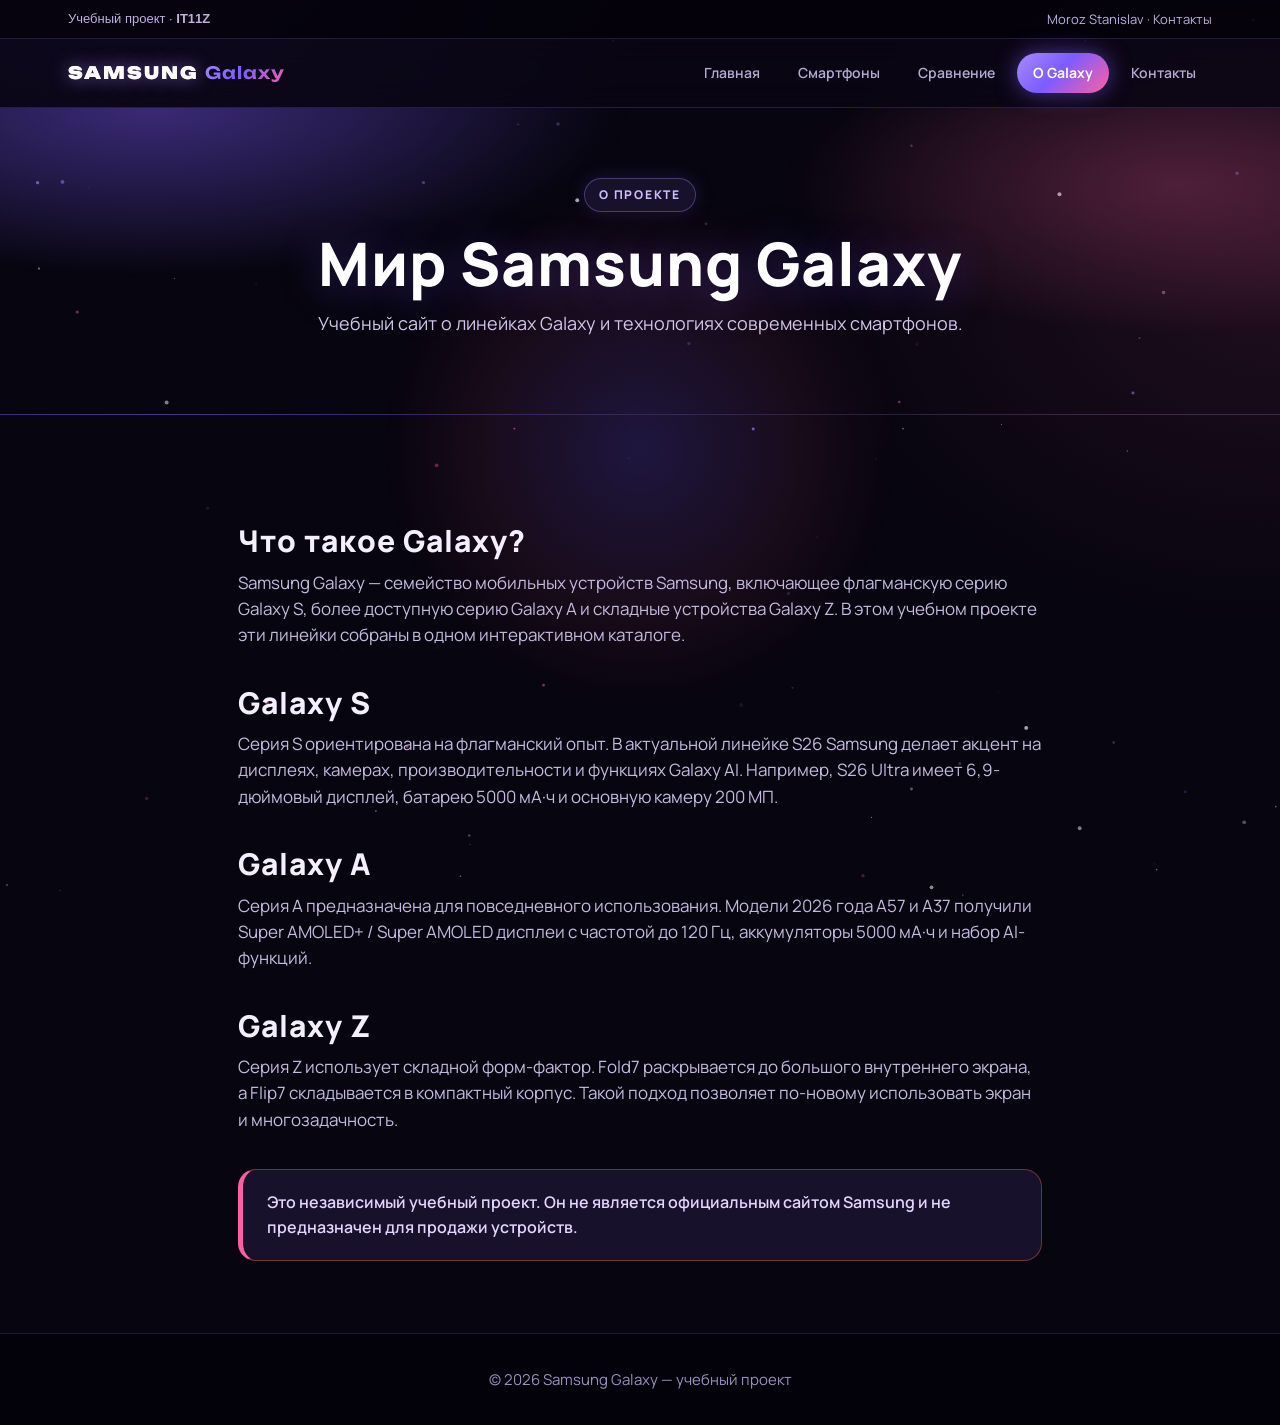
<file: PDAW.SamsungGalaxy/about.html>
<!DOCTYPE html>
<html lang="ru">
 <head>
  <meta charset="utf-8"/>
  <meta content="width=device-width, initial-scale=1.0" name="viewport"/>
  <title>
   О Samsung Galaxy
  </title>
  <link href="css/style.css" rel="stylesheet"/>
  <link href="css/dark.css" rel="stylesheet"/>
 </head>
 <body data-page="about">
  <div id="siteHeader"></div>
  <main>
   <section class="page-hero">
    <span class="eyebrow">
     О проекте
    </span>
    <h1>
     Мир Samsung Galaxy
    </h1>
    <p>
     Учебный сайт о линейках Galaxy и технологиях современных смартфонов.
    </p>
   </section>
   <section class="section prose">
    <h2>
     Что такое Galaxy?
    </h2>
    <p>
     Samsung Galaxy — семейство мобильных устройств Samsung, включающее флагманскую серию Galaxy S, более доступную серию Galaxy A и складные устройства Galaxy Z. В этом учебном проекте эти линейки собраны в одном интерактивном каталоге.
    </p>
    <h2>
     Galaxy S
    </h2>
    <p>
     Серия S ориентирована на флагманский опыт. В актуальной линейке S26 Samsung делает акцент на дисплеях, камерах, производительности и функциях Galaxy AI. Например, S26 Ultra имеет 6,9-дюймовый дисплей, батарею 5000 мА·ч и основную камеру 200 МП.
    </p>
    <h2>
     Galaxy A
    </h2>
    <p>
     Серия A предназначена для повседневного использования. Модели 2026 года A57 и A37 получили Super AMOLED+ / Super AMOLED дисплеи с частотой до 120 Гц, аккумуляторы 5000 мА·ч и набор AI-функций.
    </p>
    <h2>
     Galaxy Z
    </h2>
    <p>
     Серия Z использует складной форм-фактор. Fold7 раскрывается до большого внутреннего экрана, а Flip7 складывается в компактный корпус. Такой подход позволяет по-новому использовать экран и многозадачность.
    </p>
    <div class="notice">
     Это независимый учебный проект. Он не является официальным сайтом Samsung и не предназначен для продажи устройств.
    </div>
   </section>
  </main>
  <div id="siteFooter"></div>
  <script src="js/layout.js"></script>
  <script src="js/script.js">
  </script>
   <script src="js/interactive.js"></script>
 </body>
</html>
</file>
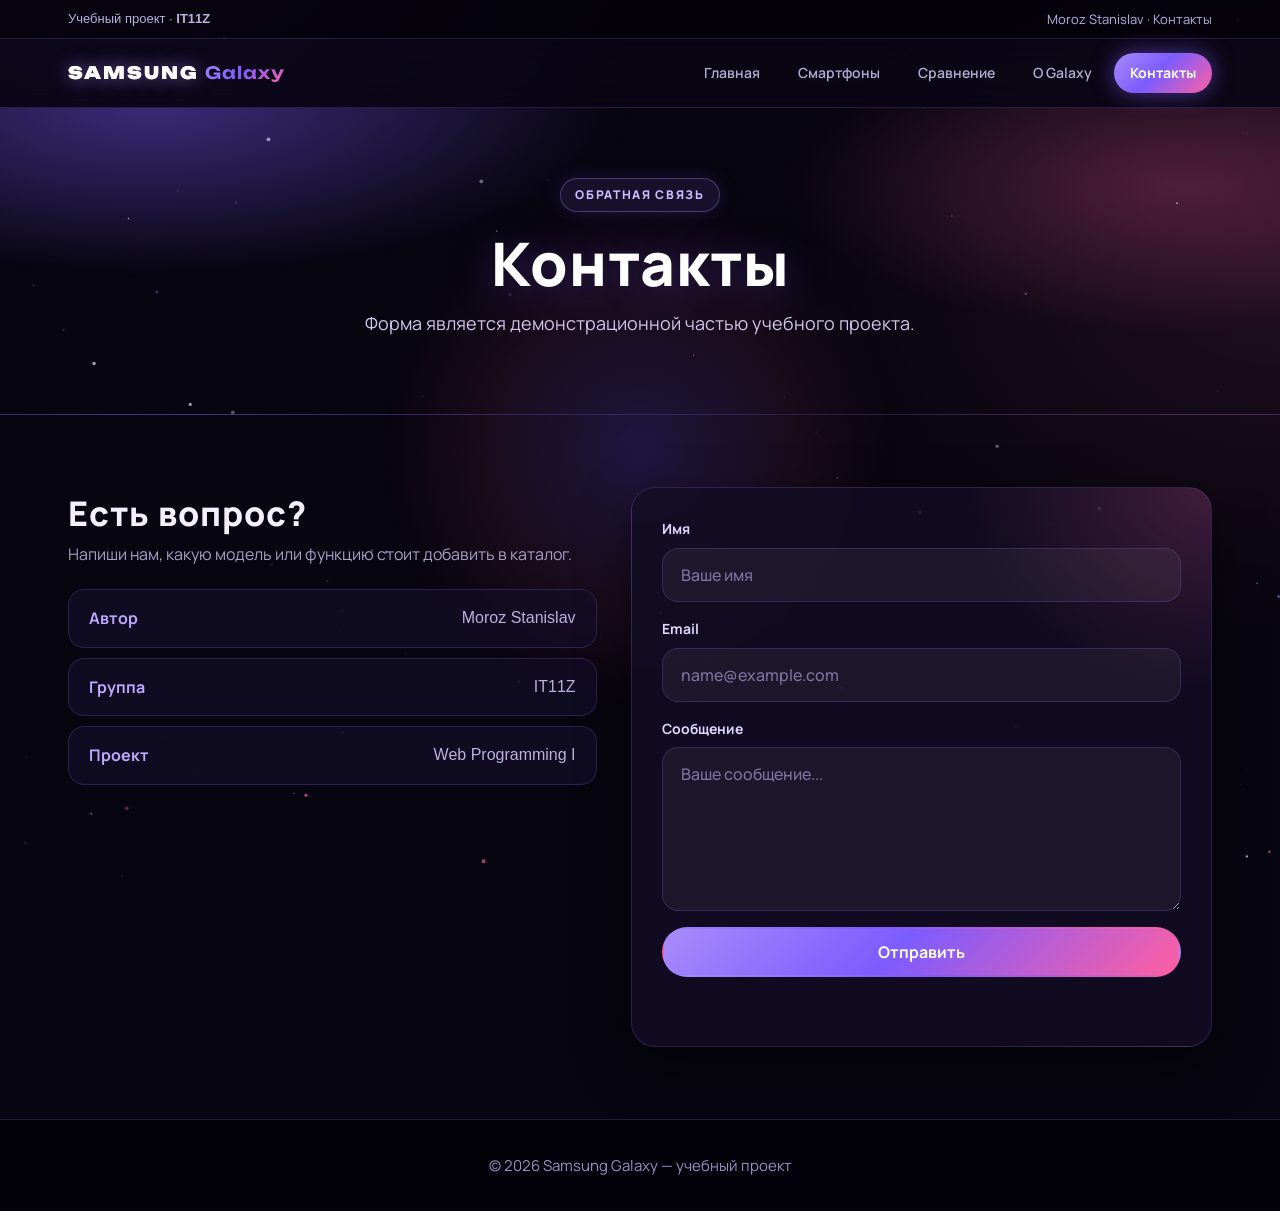
<file: PDAW.SamsungGalaxy/contact.html>
<!DOCTYPE html>
<html lang="ru">
 <head>
  <meta charset="utf-8"/>
  <meta content="width=device-width, initial-scale=1.0" name="viewport"/>
  <title>
   Samsung Galaxy — Контакты
  </title>
  <link href="css/style.css" rel="stylesheet"/>
  <link href="css/dark.css" rel="stylesheet"/>
 </head>
 <body data-page="contact">
  <div id="siteHeader"></div>
  <main>
   <section class="page-hero">
    <span class="eyebrow">
     Обратная связь
    </span>
    <h1>
     Контакты
    </h1>
    <p>
     Форма является демонстрационной частью учебного проекта.
    </p>
   </section>
   <section class="section contact-layout">
    <div class="contact-info">
     <h2>
      Есть вопрос?
     </h2>
     <p>
      Напиши нам, какую модель или функцию стоит добавить в каталог.
     </p>
     <div class="contact-item">
      <strong>
       Автор
      </strong>
      <span>
       Moroz Stanislav
      </span>
     </div>
     <div class="contact-item">
      <strong>
       Группа
      </strong>
      <span>
       IT11Z
      </span>
     </div>
     <div class="contact-item">
      <strong>
       Проект
      </strong>
      <span>
       Web Programming I
      </span>
     </div>
    </div>
    <form class="contact-form" id="contactForm">
     <label>
      Имя
      <input id="name" minlength="2" name="name" placeholder="Ваше имя" required=""/>
     </label>
     <label>
      Email
      <input id="email" name="email" placeholder="name@example.com" required="" type="email"/>
     </label>
     <label>
      Сообщение
      <textarea id="message" minlength="10" name="message" placeholder="Ваше сообщение..." required="" rows="6"></textarea>
     </label>
     <button class="btn btn-light" type="submit">
      Отправить
     </button>
     <p aria-live="polite" class="form-message" id="formMessage">
     </p>
    </form>
   </section>
  </main>
  <div id="siteFooter"></div>
  <script src="js/layout.js"></script>
  <script src="js/script.js">
  </script>
   <script src="js/interactive.js"></script>
 </body>
</html>
</file>
<file: PDAW.SamsungGalaxy/css/style.css>
body{
    font-family: Bebas Neue, Oswald, Impact, sans-serif; /* Oswald — запасной шрифт: у Bebas Neue нет кириллицы */
    max-width: 100%;
    margin: 0 auto;
}

.Bara-de-sus{
    height: 36px;
    font-family: Barlow, Arial, sans-serif;
    font-size: 13px;
    background-color: #0C0A0F;
    color: white;
}

.ContactNav{
    display:flex;
    justify-content: space-between;
    padding-left: 40px;
    padding-right: 40px;
    padding-top: 10px;
}

.Red-text{
    color: #B91C1C;
}

.Red-text-acasa{
    color: #B91C1C;
    border-bottom: 2px solid;
    font-weight: bold;
}

.Logo{
    cursor: pointer;
}

header{
    padding-left: 28px;
    padding-right: 28px;
    padding-top: 16px;
    padding-bottom: 16px;
    display: flex;
    justify-content: space-between;
}

/* ===== Остальные стили сайта (в цветах и шрифтах как выше) ===== */

p,
input,
select,
textarea,
.contact-item span,
.compare-summary span{
    font-family: Barlow, Arial, sans-serif;
}

.ContactNav a:hover{
    color: #B91C1C;
}

.nav a.Red-text-acasa{
    color: #B91C1C;
}

*{
    box-sizing: border-box;
    margin: 0;
    padding: 0;
}

html{
    scroll-behavior: smooth;
}

body{
    background: #050608;
    color: #f5f7fb;
    line-height: 1.55;
    overflow-x: hidden;
}

a{
    color: inherit;
    text-decoration: none;
}

button,
input,
select,
textarea{
    font: inherit;
}

.site-header{
    align-items: center;
    gap: 28px;
    border-bottom: 1px solid #20242d;
    background: rgba(4, 5, 8, .88);
    position: sticky;
    top: 0;
    z-index: 50;
    backdrop-filter: blur(18px);
}

.Logo{
    display: flex;
    align-items: baseline;
    gap: 9px;
    font-size: 25px;
    letter-spacing: 1px;
    white-space: nowrap;
}

.Logo b{
    font-size: 20px;
    font-weight: 800;
    letter-spacing: 1px;
    background: linear-gradient(90deg, #fff, #ffb7b7);
    color: transparent;
    background-clip: text;
}

.Logo span{
    font-size: 23px;
    font-weight: 700;
    letter-spacing: 1px;
    color: #ff8f8f;
}

.nav{
    display: flex;
    gap: 27px;
    margin-left: auto;
}

.nav a{
    font-size: 14px;
    color: #c9ced8;
    position: relative;
    transition: .25s;
}

.nav a:hover,
.nav a.active{
    color: #fff;
}

.menu-toggle{
    display: none;
    background: none;
    border: 0;
    color: white;
    font-size: 25px;
    cursor: pointer;
}

.header-tools{
    display: flex;
    gap: 14px;
    margin-left: 8px;
}

.header-icon{
    width: 34px;
    height: 34px;
    display: grid;
    place-items: center;
    border-radius: 50%;
    color: #e8ecf4;
    transition: .2s;
    position: relative;
}

.header-icon:hover{
    background: #151922;
}

.favorite-link span{
    position: absolute;
    right: -3px;
    top: -3px;
    min-width: 15px;
    height: 15px;
    padding: 0 3px;
    border-radius: 9px;
    background: #B91C1C;
    color: white;
    font-size: 9px;
    display: grid;
    place-items: center;
}

.eyebrow{
    text-transform: uppercase;
    letter-spacing: 2px;
    font-size: 11px;
    color: #ff8686;
    font-weight: 700;
}

.btn{
    display: inline-flex;
    justify-content: center;
    align-items: center;
    gap: 10px;
    padding: 13px 23px;
    border-radius: 28px;
    border: 1px solid #3b4250;
    font-weight: 700;
    cursor: pointer;
    transition: .25s;
}

.btn-light{
    background: #fff;
    color: #050608;
}

.btn-light:hover{
    background: #ffdcdc;
    transform: translateY(-2px);
}

.btn-blue{
    background: #B91C1C;
    border-color: #B91C1C;
    color: #fff;
    box-shadow: 0 10px 35px rgba(255, 37, 37, .25);
}

.btn-blue:hover{
    background: #DC2626;
    transform: translateY(-2px);
}

.btn-ghost{
    background: transparent;
    color: white;
}

.btn-ghost:hover{
    background: #151922;
}

.hero-home{
    min-height: 650px;
    padding: 60px 7%;
    display: grid;
    grid-template-columns: 1fr 1fr;
    align-items: center;
    overflow: hidden;
    background: radial-gradient(circle at 65% 45%, #5d1313 0, #0a1020 24%, #050608 67%);
    position: relative;
}

.hero-home:after{
    content: "";
    position: absolute;
    inset: auto 0 0;
    height: 1px;
    background: linear-gradient(90deg, transparent, #5e2626, transparent);
}

.hero-content{
    max-width: 720px;
    position: relative;
    z-index: 3;
}

.hero-home h1{
    font-size: clamp(50px, 6.4vw, 88px);
    line-height: 1.01;
    margin: 17px 0 25px;
    letter-spacing: 1px;
}

.hero-home h1 span{
    background: linear-gradient(90deg, #fff 10%, #ff8282 70%, #ffd4d4);
    color: transparent;
    background-clip: text;
}

.hero-home p{
    max-width: 680px;
    color: #adb5c5;
    font-size: 18px;
}

.hero-actions{
    display: flex;
    gap: 12px;
    margin-top: 32px;
    flex-wrap: wrap;
}

.hero-note{
    margin-top: 22px;
    color: #997d7d;
    font-size: 12px;
}

.hero-note span{
    color: #ff4a4a;
    margin-right: 7px;
}

.hero-devices{
    height: 520px;
    position: relative;
    display: flex;
    align-items: center;
    justify-content: center;
}

.hero-orb{
    position: absolute;
    border-radius: 50%;
    filter: blur(80px);
}

.orb-one{
    width: 280px;
    height: 280px;
    background: #ff2424;
    opacity: .28;
    right: 22%;
    top: 22%;
}

.orb-two{
    width: 160px;
    height: 160px;
    background: #ff3838;
    opacity: .16;
    right: 8%;
    bottom: 12%;
}

.hero-device{
    position: absolute;
    object-fit: contain;
    filter: drop-shadow(0 25px 35px rgba(0, 0, 0, .55));
    transition: .5s;
}

.hero-s{
    width: 320px;
    right: 28%;
    z-index: 3;
    transform: rotate(-4deg);
}

.hero-fold{
    width: 300px;
    right: 4%;
    top: 20%;
    z-index: 2;
    transform: rotate(6deg);
}

.hero-flip{
    width: 155px;
    right: 0;
    bottom: 9%;
    z-index: 4;
    transform: rotate(-4deg);
}

.hero-device:hover{
    transform: translateY(-12px) scale(1.03) rotate(0);
}

.hero-product-label{
    position: absolute;
    right: 3%;
    top: 10%;
    z-index: 5;
    padding: 13px 16px;
    border: 1px solid #502a2a;
    background: rgba(7, 10, 18, .7);
    backdrop-filter: blur(12px);
    border-radius: 15px;
}

.hero-product-label strong{
    display: block;
    font-size: 15px;
}

.hero-product-label span{
    display: block;
    color: #ca9191;
    font-size: 11px;
    margin-top: 3px;
}

.section{
    padding: 88px 7%;
    max-width: 1500px;
    margin: auto;
}

.section-heading{
    display: flex;
    justify-content: space-between;
    align-items: end;
    gap: 30px;
    margin-bottom: 30px;
}

.section h2{
    font-size: 42px;
    line-height: 1.08;
    margin-top: 8px;
    letter-spacing: 1px;
}

.text-link{
    color: #ff6969;
    font-size: 14px;
    white-space: nowrap;
}

.text-link:hover{
    color: #ffa8a8;
}

.series-grid{
    display: grid;
    grid-template-columns: repeat(3, 1fr);
    gap: 18px;
}

.series-card{
    min-height: 285px;
    padding: 26px;
    border-radius: 22px;
    border: 1px solid #202938;
    display: flex;
    flex-direction: column;
    justify-content: space-between;
    overflow: hidden;
    position: relative;
    transition: .35s;
    background: #0a0e16;
}

.series-card:hover{
    transform: translateY(-7px);
    border-color: #a54242;
    box-shadow: 0 20px 55px rgba(0, 0, 0, .3);
}

.series-s{
    background: radial-gradient(circle at 80% 25%, #5d1b1b, #0a0d15 55%);
}

.series-z{
    background: radial-gradient(circle at 80% 25%, #4a2626, #090c12 55%);
}

.series-a{
    background: radial-gradient(circle at 80% 25%, #26313c, #090c10 55%);
}

.series-art{
    position: absolute;
    right: 25px;
    top: 20px;
    width: 150px;
    height: 150px;
    border-radius: 50%;
    display: grid;
    place-items: center;
    background: radial-gradient(circle, #873131, #0b0f18 65%);
    opacity: .95;
}

.series-art span{
    font-size: 85px;
    font-weight: 800;
    color: #ffb9b9;
}

.series-z .series-art{
    background: radial-gradient(circle, #5e3131, #0b0f18 65%);
}

.series-a .series-art{
    background: radial-gradient(circle, #613131, #0b0f18 65%);
}

.series-card>div:last-child{
    position: relative;
    z-index: 2;
    margin-top: auto;
    max-width: 72%;
}

.series-card h3{
    font-size: 34px;
    margin: 8px 0;
}

.series-card p{
    color: #b79c9c;
    font-size: 14px;
}

.series-tag{
    font-size: 10px;
    text-transform: uppercase;
    letter-spacing: 1.3px;
    color: #ff9b9b;
}

.card-link{
    display: inline-block;
    color: #ff4b4b;
    font-size: 13px;
    font-weight: 700;
    margin-top: 18px;
}

.home-phone-grid{
    display: grid;
    grid-template-columns: repeat(4, 1fr);
    gap: 14px;
}

.home-phone-card{
    background: #0b0f17;
    border: 1px solid #202938;
    border-radius: 18px;
    padding: 12px;
    transition: .3s;
    overflow: hidden;
}

.home-phone-card:hover{
    transform: translateY(-6px);
    border-color: #a54242;
    background: #0d121c;
}

.home-phone-image{
    height: 220px;
    border-radius: 13px;
    background: radial-gradient(circle at 50% 45%, rgba(130, 40, 40, .18), transparent 62%);
    display: grid;
    place-items: center;
    overflow: hidden;
}

.home-phone-image img{
    width: 100%;
    height: 100%;
    object-fit: contain;
    transition: .4s;
    filter: drop-shadow(0 18px 20px rgba(0, 0, 0, .45));
}

.home-phone-card:hover img{
    transform: scale(1.06);
}

.home-phone-card>div:last-child{
    padding: 13px 5px 5px;
}

.home-phone-card h3{
    font-size: 17px;
    margin-top: 5px;
}

.home-details{
    border: 0;
    background: none;
    color: #ff6565;
    font-weight: 700;
    cursor: pointer;
    font-size: 12px;
    padding: 0;
    margin-top: 10px;
}

.home-details:hover{
    color: #ffb8b8;
}

.stats-section{
    max-width: 1360px;
    margin: 0 auto;
    padding: 0 7% 30px;
    display: grid;
    grid-template-columns: repeat(4, 1fr);
    gap: 1px;
}

.stats-section>div{
    padding: 28px 24px;
    background: #0b0f16;
    border-top: 1px solid #202938;
    border-bottom: 1px solid #202938;
}

.stats-section strong{
    display: block;
    font-size: 34px;
}

.stats-section span{
    color: #9a7f7f;
    font-size: 12px;
}

.feature-section{
    padding-top: 45px;
}

.feature-grid{
    display: grid;
    grid-template-columns: repeat(3, 1fr);
    gap: 18px;
}

.feature-card{
    padding: 28px;
    border: 1px solid #202938;
    border-radius: 19px;
    background: #0b0e14;
    min-height: 205px;
    transition: .3s;
}

.feature-card:hover{
    transform: translateY(-5px);
    border-color: #a54242;
}

.feature-icon{
    font-size: 28px;
    color: #ff7272;
}

.feature-card h3{
    font-size: 22px;
    margin: 18px 0 8px;
}

.feature-card p{
    color: #aa9090;
    font-size: 14px;
}

.page-hero{
    padding: 80px 7% 48px;
    background: radial-gradient(circle at 50% 0, #4b1717, #050608 62%);
}

.page-hero h1{
    font-size: clamp(48px, 7vw, 80px);
    letter-spacing: 1px;
    margin: 12px 0;
}

.page-hero p{
    color: #a9b1c0;
    font-size: 18px;
    max-width: 760px;
}

.catalog-pills{
    display: flex;
    gap: 8px;
    flex-wrap: wrap;
    margin-top: 25px;
}

.catalog-pills span{
    padding: 7px 12px;
    border: 1px solid #442a2a;
    border-radius: 20px;
    color: #ffa9a9;
    background: #0c111b;
    font-size: 12px;
}

.catalog-section{
    padding-top: 30px;
}

.toolbar{
    display: grid;
    grid-template-columns: 1fr 200px 200px;
    gap: 10px;
    margin-bottom: 20px;
}

.toolbar input,
.toolbar select,
.compare-selects select,
.contact-form input,
.contact-form textarea{
    width: 100%;
    padding: 14px 15px;
    border-radius: 12px;
    border: 1px solid #2b3340;
    background: #0d1016;
    color: #fff;
    outline: none;
}

.toolbar input:focus,
.toolbar select:focus,
.contact-form input:focus,
.contact-form textarea:focus,
.compare-selects select:focus{
    border-color: #ca5252;
    box-shadow: 0 0 0 3px rgba(202, 82, 82, .1);
}

.result-count{
    color: #987e7e;
    margin-bottom: 18px;
    font-size: 13px;
}

.phone-grid{
    display: grid;
    grid-template-columns: repeat(4, 1fr);
    gap: 16px;
}

.phone-card{
    background: #0c1017;
    border: 1px solid #202938;
    border-radius: 18px;
    overflow: hidden;
    transition: .3s;
}

.phone-card:hover{
    transform: translateY(-6px);
    border-color: #a74646;
    box-shadow: 0 18px 45px rgba(0, 0, 0, .25);
}

.phone-image{
    height: 255px;
    background: radial-gradient(circle at 50% 45%, rgba(130, 40, 40, .18), transparent 62%);
    display: grid;
    place-items: center;
    overflow: hidden;
    position: relative;
}

.phone-image img{
    width: 100%;
    height: 100%;
    object-fit: contain;
    transition: .45s;
    filter: drop-shadow(0 20px 22px rgba(0, 0, 0, .45));
    mix-blend-mode: normal;
}

.phone-card:hover .phone-image img{
    transform: scale(1.06);
}

.phone-tag{
    position: absolute;
    left: 12px;
    top: 12px;
    padding: 6px 9px;
    border-radius: 20px;
    background: rgba(6, 9, 15, .78);
    border: 1px solid #572d2d;
    color: #ffa9a9;
    font-size: 10px;
    backdrop-filter: blur(8px);
}

.image-error:after{
    content: "Фото временно недоступно";
    color: #8a7070;
    font-size: 12px;
}

.phone-card-body{
    padding: 18px;
}

.series-pill{
    font-size: 10px;
    text-transform: uppercase;
    letter-spacing: 1px;
    color: #ff9191;
}

.phone-card h3{
    font-size: 20px;
    margin: 7px 0;
}

.phone-card p{
    color: #929cab;
    font-size: 13px;
    min-height: 60px;
}

.mini-specs{
    display: flex;
    gap: 5px;
    flex-wrap: wrap;
    margin: 14px 0;
}

.mini-specs span{
    padding: 6px 8px;
    border-radius: 8px;
    background: #151a23;
    color: #b8c0cc;
    font-size: 10px;
}

.card-actions{
    display: flex;
    gap: 8px;
    align-items: center;
}

.btn-small{
    border: 0;
    border-radius: 10px;
    background: #fff;
    color: #050608;
    padding: 10px 14px;
    font-weight: 700;
    cursor: pointer;
    transition: .2s;
}

.btn-small:hover{
    background: #ffdcdc;
}

.fav-btn{
    width: 42px;
    height: 42px;
    border: 1px solid #303947;
    border-radius: 10px;
    background: #11151c;
    color: #fff;
    font-size: 20px;
    cursor: pointer;
    transition: .2s;
}

.fav-btn:hover{
    border-color: #bb6262;
}

.fav-btn.saved{
    background: #fff;
    color: #050608;
}

.empty-state{
    grid-column: 1/-1;
    min-height: 220px;
    border: 1px dashed #303949;
    border-radius: 18px;
    display: grid;
    place-items: center;
    align-content: center;
    gap: 8px;
    color: #7f8998;
}

.empty-state strong{
    font-size: 18px;
    color: #dce1e9;
}

.modal{
    position: fixed;
    inset: 0;
    background: rgba(0, 0, 0, .78);
    display: none;
    place-items: center;
    padding: 20px;
    z-index: 100;
}

.modal.show{
    display: grid;
}

.modal-box{
    width: min(980px, 100%);
    max-height: 90vh;
    overflow: auto;
    background: #0d1016;
    border: 1px solid #303847;
    border-radius: 24px;
    padding: 28px;
    position: relative;
    box-shadow: 0 30px 100px rgba(0, 0, 0, .55);
}

.modal-close{
    position: absolute;
    right: 17px;
    top: 10px;
    background: none;
    border: 0;
    color: #fff;
    font-size: 34px;
    cursor: pointer;
}

.modal-phone{
    display: grid;
    grid-template-columns: 1fr 1fr;
    gap: 30px;
    align-items: center;
}

.modal-image-wrap{
    height: 390px;
    border-radius: 18px;
    background: linear-gradient(145deg, #161c27, #080a0e);
    display: grid;
    place-items: center;
    overflow: hidden;
}

.modal-phone img{
    width: 100%;
    height: 100%;
    object-fit: contain;
}

.modal-phone h2{
    font-size: 40px;
    margin: 10px 0;
}

.modal-phone p{
    color: #9da6b4;
}

.detail-list{
    margin: 22px 0;
    border-top: 1px solid #2a313d;
}

.detail-list div{
    display: flex;
    justify-content: space-between;
    gap: 20px;
    padding: 11px 0;
    border-bottom: 1px solid #2a313d;
}

.detail-list span{
    color: #a5aebb;
    text-align: right;
}

.modal-actions{
    display: flex;
    gap: 10px;
    flex-wrap: wrap;
}

.site-toast{
    position: fixed;
    left: 50%;
    bottom: 25px;
    transform: translate(-50%, 20px);
    opacity: 0;
    pointer-events: none;
    background: #fff;
    color: #07090d;
    padding: 11px 17px;
    border-radius: 12px;
    font-weight: 700;
    font-size: 13px;
    z-index: 200;
    transition: .25s;
    box-shadow: 0 10px 35px rgba(0, 0, 0, .4);
}

.site-toast.show{
    opacity: 1;
    transform: translate(-50%, 0);
}

.compare-section{
    padding-top: 48px;
}

.compare-picker{
    display: grid;
    grid-template-columns: .9fr 1.1fr;
    gap: 28px;
    align-items: end;
    padding: 28px;
    border: 1px solid #4a2525;
    border-radius: 24px;
    background: linear-gradient(135deg, rgba(62, 21, 21, .7), rgba(9, 12, 18, .92));
    box-shadow: 0 25px 80px rgba(0, 0, 0, .2);
}

.compare-picker-title h2{
    font-size: 32px;
    margin: 8px 0;
}

.compare-picker-title p{
    color: #ab8f8f;
    font-size: 13px;
    max-width: 470px;
}

.compare-selects{
    display: grid;
    grid-template-columns: 1fr 1fr;
    gap: 12px;
}

.compare-selects label{
    display: grid;
    gap: 8px;
    color: #aeb7c5;
    font-size: 12px;
}

.compare-selects label span{
    font-size: 11px;
    text-transform: uppercase;
    letter-spacing: 1.3px;
    color: #d07878;
}

.compare-selects select{
    min-height: 54px;
    padding: 14px 15px;
    border-radius: 14px;
    border: 1px solid #5d3232;
    background: #0b111c;
    color: #fff;
    outline: none;
}

.compare-summary{
    display: grid;
    grid-template-columns: repeat(3, 1fr);
    gap: 12px;
    margin: 18px 0;
}

.compare-summary>div{
    padding: 18px 20px;
    border: 1px solid #422020;
    border-radius: 16px;
    background: #090d15;
}

.compare-summary span{
    display: block;
    color: #916f6f;
    font-size: 10px;
    text-transform: uppercase;
    letter-spacing: 1.2px;
}

.compare-summary b{
    display: block;
    margin-top: 5px;
    color: #edf3ff;
    font-size: 18px;
}

.compare-tip{
    display: flex;
    gap: 12px;
    align-items: center;
    padding: 15px 18px;
    border: 1px solid #5a2626;
    background: linear-gradient(90deg, #0b1220, #0a0e15);
    border-radius: 14px;
    color: #cb8f8f;
    font-size: 13px;
    margin-bottom: 22px;
}

.compare-tip strong{
    color: #ffd8d8;
    white-space: nowrap;
}

.compare-table-wrap{
    border-radius: 22px;
    overflow: auto;
    border: 1px solid #29313d;
    box-shadow: 0 25px 70px rgba(0, 0, 0, .2);
}

.compare-table{
    min-width: 760px;
}

.compare-head,
.compare-row{
    display: grid;
    grid-template-columns: 190px 1fr 1fr;
}

.compare-head{
    background: linear-gradient(180deg, #101928, #0b1018);
}

.compare-head>div,
.compare-row>*{
    padding: 18px;
    border-right: 1px solid #29313d;
    border-bottom: 1px solid #29313d;
}

.compare-head>div:last-child,
.compare-row>*:last-child{
    border-right: 0;
}

.compare-head .compare-label{
    display: flex;
    align-items: center;
    color: #8a6565;
    text-transform: uppercase;
    letter-spacing: 1.2px;
    font-size: 10px;
}

.compare-image{
    height: 190px;
    display: grid;
    place-items: center;
    margin-bottom: 10px;
    background: radial-gradient(circle at 50% 50%, rgba(157, 54, 54, .18), transparent 65%);
    border-radius: 16px;
}

.compare-head img{
    width: 100%;
    height: 190px;
    object-fit: contain;
    filter: drop-shadow(0 20px 20px rgba(0, 0, 0, .5));
}

.compare-head h2{
    font-size: 19px;
    margin: 7px 0;
}

.compare-head a{
    font-size: 11px;
    color: #ff6b6b;
}

.compare-row:nth-child(odd){
    background: #0b1017;
}

.compare-row:nth-child(even){
    background: #090d13;
}

.compare-row strong{
    color: #916f6f;
    font-size: 11px;
    text-transform: uppercase;
    letter-spacing: .7px;
    display: flex;
    align-items: center;
}

.compare-row span{
    text-align: center;
    color: #d9dee7;
    font-size: 13px;
    display: flex;
    align-items: center;
    justify-content: center;
}

.compare-hero{
    padding-bottom: 55px;
}

.compare-hero h1 span{
    background: linear-gradient(90deg, #fff, #ff8282);
    color: transparent;
    background-clip: text;
}

.prose{
    max-width: 900px;
}

.prose h2{
    font-size: 32px;
    margin: 35px 0 12px;
}

.prose p{
    color: #aeb6c3;
    font-size: 17px;
}

.notice{
    margin-top: 35px;
    padding: 20px;
    border: 1px solid #6e3434;
    background: #0c1122;
    border-radius: 15px;
    color: #ffb8b8;
}

.contact-layout{
    display: grid;
    grid-template-columns: 1fr 1fr;
    gap: 60px;
}

.contact-info h2{
    font-size: 40px;
    margin-bottom: 15px;
}

.contact-info>p{
    color: #999;
    margin-bottom: 30px;
}

.contact-item{
    padding: 17px 0;
    border-bottom: 1px solid #292929;
    display: flex;
    justify-content: space-between;
}

.contact-item span{
    color: #999;
}

.contact-form{
    display: grid;
    gap: 16px;
}

.contact-form label{
    display: grid;
    gap: 8px;
    color: #ddd;
    font-size: 14px;
}

.contact-form textarea{
    resize: vertical;
}

.form-message{
    color: #ff9f9f;
    min-height: 24px;
}

footer{
    border-top: 1px solid #20242d;
    padding: 28px 7%;
    color: #707989;
    text-align: center;
    font-size: 12px;
}

.reveal{
    opacity: 0;
    transform: translateY(18px);
    transition: opacity .55s ease, transform .55s ease;
}

.reveal.visible{
    opacity: 1;
    transform: none;
}

@media (max-width: 1150px){
    .phone-grid{
        grid-template-columns: repeat(3, 1fr);
    }

    .home-phone-grid{
        grid-template-columns: repeat(4, 1fr);
    }

    .hero-home{
        grid-template-columns: 1fr;
    }

    .hero-devices{
        display: none;
    }

    .series-grid{
        grid-template-columns: 1fr 1fr;
    }

    .series-card:last-child{
        grid-column: 1/-1;
    }

    .toolbar{
        grid-template-columns: 1fr 1fr;
    }

    .toolbar input{
        grid-column: 1/-1;
    }
}

@media (max-width: 800px){
    .site-header{
        padding: 14px 20px;
    }

    .menu-toggle{
        display: block;
        margin-left: auto;
    }

    .nav{
        display: none;
        position: absolute;
        top: 100%;
        left: 0;
        right: 0;
        margin: 0;
        background: #080a0e;
        padding: 20px;
        flex-direction: column;
        gap: 18px;
        border-bottom: 1px solid #222;
    }

    .nav.open{
        display: flex;
    }

    .header-tools{
        display: none;
    }

    .Logo b{
        font-size: 17px;
    }

    .Logo span{
        font-size: 20px;
    }

    .section{
        padding: 65px 20px;
    }

    .page-hero{
        padding: 65px 20px 45px;
    }

    .hero-home{
        padding: 65px 20px;
        min-height: 600px;
    }

    .hero-home h1{
        font-size: 52px;
    }

    .series-grid,
    .feature-grid,
    .contact-layout,
    .compare-selects,
    .compare-picker{
        grid-template-columns: 1fr;
    }

    .series-card:last-child{
        grid-column: auto;
    }

    .home-phone-grid{
        grid-template-columns: repeat(2, 1fr);
    }

    .phone-grid{
        grid-template-columns: repeat(2, 1fr);
    }

    .stats-section{
        grid-template-columns: repeat(2, 1fr);
        padding: 0 20px 20px;
    }

    .toolbar{
        grid-template-columns: 1fr;
    }

    .toolbar input{
        grid-column: auto;
    }

    .compare-summary{
        grid-template-columns: 1fr 1fr;
    }

    .compare-table{
        min-width: 700px;
    }

    .compare-head,
    .compare-row{
        grid-template-columns: 120px 1fr 1fr;
    }

    .compare-head img,
    .compare-image{
        height: 140px;
    }

    .modal-phone{
        grid-template-columns: 1fr;
    }

    .modal-image-wrap{
        height: 270px;
    }

    .modal-phone h2{
        font-size: 30px;
    }
}

@media (max-width: 520px){
    .Logo span{
        display: none;
    }

    .hero-home h1{
        font-size: 43px;
        letter-spacing: 1px;
    }

    .hero-home p{
        font-size: 16px;
    }

    .section h2{
        font-size: 33px;
    }

    .home-phone-grid,
    .phone-grid{
        grid-template-columns: 1fr;
    }

    .phone-image{
        height: 280px;
    }

    .stats-section{
        grid-template-columns: 1fr 1fr;
    }

    .stats-section strong{
        font-size: 28px;
    }

    .series-art{
        width: 110px;
        height: 110px;
    }

    .series-art span{
        font-size: 62px;
    }

    .series-card>div:last-child{
        max-width: 85%;
    }
}

@media (prefers-reduced-motion: reduce){
    *,
    *::before,
    *::after{
        scroll-behavior: auto!important;
        transition: none!important;
    }

    .reveal{
        opacity: 1;
        transform: none;
    }
}

/* ===== NEW HOME HERO ===== */

.hero-home{
    min-height: 680px;
    padding: 72px 7% 78px;
    display: grid;
    grid-template-columns: 1.02fr .98fr;
    align-items: center;
    gap: 20px;
    overflow: hidden;
    background:
        radial-gradient(circle at 73% 47%, rgba(190, 38, 38, .28) 0, rgba(43, 11, 11, .48) 20%, rgba(5, 7, 11, .96) 58%),
        linear-gradient(120deg, #050608 0%, #070b13 55%, #05070c 100%);
    position: relative;
    border-bottom: 1px solid rgba(184, 91, 91, .18);
}

.hero-home:before{
    content: "";
    position: absolute;
    width: 650px;
    height: 650px;
    border: 1px solid rgba(235, 105, 105, .09);
    border-radius: 50%;
    right: -150px;
    top: 15px;
    box-shadow: 0 0 90px rgba(230, 49, 49, .08);
}

.hero-home:after{
    content: "";
    position: absolute;
    inset: auto 0 0;
    height: 1px;
    background: linear-gradient(90deg, transparent, #8e3131, transparent);
}

.hero-content{
    max-width: 720px;
    position: relative;
    z-index: 4;
    padding-bottom: 15px;
}

.hero-home h1{
    font-size: clamp(50px, 6vw, 82px);
    line-height: .98;
    margin: 18px 0 25px;
    letter-spacing: 1px;
}

.hero-home h1 span{
    background: linear-gradient(90deg, #fff 0%, #ffa5a5 55%, #ff6e6e 100%);
    color: transparent;
    background-clip: text;
}

.hero-home p{
    max-width: 650px;
    color: #c9aeae;
    font-size: 17px;
    line-height: 1.65;
}

.hero-actions{
    display: flex;
    gap: 12px;
    margin-top: 32px;
    flex-wrap: wrap;
}

.hero-note{
    margin-top: 23px;
    color: #9f7e7e;
    font-size: 12px;
}

.hero-note span{
    color: #ff4d4d;
    margin-right: 7px;
}

.hero-showcase{
    height: 570px;
    position: relative;
    display: grid;
    place-items: center;
    z-index: 2;
    isolation: isolate;
}

.showcase-glow{
    position: absolute;
    border-radius: 50%;
    filter: blur(60px);
    pointer-events: none;
}

.glow-blue{
    width: 360px;
    height: 360px;
    background: #ff2828;
    opacity: .27;
    right: 18%;
    top: 21%;
}

.glow-violet{
    width: 210px;
    height: 210px;
    background: #ff4242;
    opacity: .16;
    right: 8%;
    bottom: 9%;
}

.showcase-ring{
    position: absolute;
    border: 1px solid rgba(242, 120, 120, .11);
    border-radius: 50%;
    pointer-events: none;
}

.ring-one{
    width: 470px;
    height: 470px;
    right: 3%;
    top: 50%;
    transform: translateY(-50%);
}

.ring-two{
    width: 590px;
    height: 590px;
    right: -9%;
    top: 50%;
    transform: translateY(-50%);
    border-color: rgba(242, 120, 120, .06);
}

.hero-s26{
    position: relative;
    z-index: 3;
    width: min(500px, 78%);
    max-height: 535px;
    object-fit: contain;
    filter: drop-shadow(0 38px 38px rgba(0, 0, 0, .62)) drop-shadow(0 0 32px rgba(255, 79, 79, .18));
    transform: rotate(-3deg) translateY(2px);
    transition: transform .55s ease, filter .55s ease;
}

.hero-s26:hover{
    transform: rotate(0deg) translateY(-12px) scale(1.035);
    filter: drop-shadow(0 46px 45px rgba(0, 0, 0, .65)) drop-shadow(0 0 42px rgba(255, 79, 79, .28));
}

.showcase-caption{
    position: absolute;
    z-index: 5;
    right: 1%;
    top: 16%;
    display: grid;
    gap: 5px;
    padding: 11px 14px;
    border-left: 2px solid #ff4b4b;
    background: rgba(5, 9, 17, .68);
    backdrop-filter: blur(10px);
    font-size: 10px;
    letter-spacing: 1.5px;
    color: #ffdcdc;
}

.showcase-caption small{
    font-size: 10px;
    letter-spacing: .2px;
    color: #b98181;
}

@media (max-width: 1150px){
    .hero-home{
        grid-template-columns: 1fr;
        min-height: 650px;
    }

    .hero-showcase{
        height: 430px;
        position: absolute;
        right: -40px;
        top: 145px;
        width: 52%;
        opacity: .82;
    }

    .hero-content{
        max-width: 650px;
    }

    .hero-s26{
        width: 370px;
    }

    .showcase-caption{
        display: none;
    }

    .ring-one{
        width: 390px;
        height: 390px;
    }

    .ring-two{
        width: 500px;
        height: 500px;
    }
}

@media (max-width: 800px){
    .hero-home{
        padding: 65px 20px 50px;
        min-height: 680px;
    }

    .hero-home h1{
        font-size: 52px;
    }

    .hero-home p{
        font-size: 16px;
    }

    .hero-showcase{
        position: relative;
        right: auto;
        top: auto;
        width: 100%;
        height: 350px;
        margin-top: -25px;
        opacity: 1;
    }

    .hero-s26{
        width: 300px;
    }

    .ring-one{
        width: 310px;
        height: 310px;
    }

    .ring-two{
        width: 400px;
        height: 400px;
    }

    .glow-blue{
        width: 270px;
        height: 270px;
    }
}

@media (max-width: 520px){
    .hero-home h1{
        font-size: 42px;
        letter-spacing: 1px;
    }

    .hero-home{
        min-height: 720px;
    }

    .hero-showcase{
        height: 330px;
    }

    .hero-s26{
        width: 275px;
    }

    .hero-home:before{
        display: none;
    }

    .ring-two{
        display: none;
    }

    .ring-one{
        width: 280px;
        height: 280px;
    }

    .hero-actions .btn{
        width: 100%;
        justify-content: center;
    }
}


/* =====================================================================
   SAMSUNG GALAXY S26 ULTRA THEME (фиолетовая палитра как на фото)
   Весь код выше сохранён без изменений. Всё, что ниже, дополняет и
   переопределяет его для разметки сайта Galaxy.
   ===================================================================== */

:root{
    --violet-900: #1b1235;
    --violet-800: #2d1f5c;
    --violet-700: #4a33a0;
    --violet-600: #6b4fd8;
    --violet-500: #8b6cf0;
    --violet-300: #c3adff;
    --violet-100: #efe9ff;
    --pink-200: #f6d3e4;
    --peach-200: #fbe0d6;
    --ink: #1d1634;
    --muted: #6d6685;
    --line: #e6def8;
    --card: #ffffff;
    --bg: #f7f4ff;
    --radius: 24px;
    --shadow: 0 18px 50px rgba(75, 51, 160, .14);
    --grad: linear-gradient(135deg, #8b6cf0 0%, #6b4fd8 50%, #4a33a0 100%);
    --grad-soft: linear-gradient(160deg, #b9a2ff 0%, #e8c6f0 55%, #fbd9d2 100%);
}

*,
*::before,
*::after{
    box-sizing: border-box;
}

html{
    scroll-behavior: smooth;
}

body{
    font-family: "Barlow", "Segoe UI", system-ui, -apple-system, Arial, sans-serif;
    max-width: none;
    margin: 0;
    color: var(--ink);
    background: var(--bg);
    line-height: 1.55;
}

h1,
h2,
h3{
    font-family: "Barlow", "Segoe UI", system-ui, sans-serif;
    line-height: 1.1;
    margin: 0;
    letter-spacing: -.02em;
}

p{
    margin: 0;
}

a{
    color: inherit;
}

img{
    max-width: 100%;
}

main{
    overflow: hidden;
}

/* ---------- верхняя полоса и шапка ---------- */

.Bara-de-sus{
    background: var(--violet-900);
    height: auto;
    padding: 9px 0;
}

.ContactNav{
    max-width: 1200px;
    margin: 0 auto;
    padding: 0 28px;
}

.ContactNav a{
    color: #d9ccff;
    text-decoration: none;
}

.ContactNav a:hover{
    color: #fff;
}

.Red-text{
    color: var(--violet-300);
    font-weight: 700;
}

.site-header{
    max-width: none;
    padding: 14px max(28px, calc((100% - 1200px)/2 + 28px));
    background: rgba(255, 255, 255, .82);
    backdrop-filter: blur(16px);
    -webkit-backdrop-filter: blur(16px);
    border: none;
    border-bottom: 1px solid var(--line);
    font-size: 16px;
}

.Logo{
    display: flex;
    align-items: baseline;
    gap: 6px;
    text-decoration: none;
    font-size: 24px;
}

.Logo b{
    font-weight: 900;
    letter-spacing: .14em;
    text-transform: uppercase;
    color: var(--violet-900);
    font-size: 20px;
}

.Logo span{
    font-weight: 600;
    background: var(--grad);
    -webkit-background-clip: text;
    background-clip: text;
    color: transparent;
}

.nav{
    display: flex;
    align-items: center;
    gap: 6px;
    margin-left: auto;
}

.nav a{
    color: var(--muted);
    text-decoration: none;
    padding: 9px 16px;
    border-radius: 999px;
    font-weight: 600;
    transition: .2s;
}

.nav a:hover{
    color: var(--violet-700);
    background: var(--violet-100);
}

.nav a.active,
.nav a.Red-text-acasa{
    color: #fff;
    background: var(--grad);
    border-bottom: none;
    font-weight: 700;
    box-shadow: 0 8px 20px rgba(107, 79, 216, .35);
}

.header-tools{
    display: flex;
    gap: 8px;
    margin-left: 10px;
}

.header-icon{
    display: inline-flex;
    align-items: center;
    gap: 6px;
    min-width: 42px;
    height: 42px;
    padding: 0 14px;
    justify-content: center;
    border-radius: 999px;
    background: var(--violet-100);
    color: var(--violet-700);
    text-decoration: none;
    font-weight: 700;
    transition: .2s;
}

.header-icon:hover{
    background: var(--violet-600);
    color: #fff;
}

.menu-toggle{
    display: none;
    width: 44px;
    height: 44px;
    border: none;
    border-radius: 14px;
    background: var(--violet-100);
    color: var(--violet-700);
    font-size: 20px;
    cursor: pointer;
}

/* ---------- кнопки ---------- */

.btn{
    display: inline-flex;
    align-items: center;
    justify-content: center;
    gap: 10px;
    padding: 15px 28px;
    border-radius: 999px;
    border: 2px solid transparent;
    font: 700 16px/1 "Barlow", "Segoe UI", sans-serif;
    text-decoration: none;
    cursor: pointer;
    transition: .25s;
}

.btn-blue{
    background: var(--grad);
    color: #fff;
    box-shadow: 0 14px 30px rgba(107, 79, 216, .4);
}

.btn-blue:hover{
    transform: translateY(-3px);
    box-shadow: 0 20px 40px rgba(107, 79, 216, .5);
}

.btn-ghost{
    background: rgba(255, 255, 255, .55);
    color: var(--violet-700);
    border-color: var(--violet-300);
}

.btn-ghost:hover{
    background: #fff;
    border-color: var(--violet-600);
}

.btn-light{
    background: var(--violet-900);
    color: #fff;
}

.btn-light:hover{
    background: var(--violet-700);
    transform: translateY(-2px);
}

.btn-small{
    padding: 11px 20px;
    border: none;
    border-radius: 999px;
    background: var(--violet-100);
    color: var(--violet-700);
    font: 700 14px/1 "Barlow", sans-serif;
    cursor: pointer;
    transition: .2s;
}

.btn-small:hover{
    background: var(--violet-600);
    color: #fff;
}

/* ---------- общие элементы ---------- */

.eyebrow{
    display: inline-block;
    padding: 7px 14px;
    border-radius: 999px;
    background: rgba(255, 255, 255, .75);
    color: var(--violet-700);
    font-size: 12px;
    font-weight: 800;
    letter-spacing: .14em;
    text-transform: uppercase;
}

.section{
    max-width: 1200px;
    margin: 0 auto;
    padding: 72px 28px;
}

.section-heading{
    display: flex;
    justify-content: space-between;
    align-items: flex-end;
    gap: 20px;
    margin-bottom: 34px;
}

.section-heading h2{
    font-size: clamp(30px, 4vw, 46px);
    margin-top: 12px;
    color: var(--violet-900);
}

.text-link{
    color: var(--violet-600);
    font-weight: 700;
    text-decoration: none;
}

.text-link:hover{
    text-decoration: underline;
}

.card-link{
    color: var(--violet-600);
    font-weight: 700;
}

.series-pill{
    display: inline-block;
    padding: 5px 12px;
    border-radius: 999px;
    background: var(--violet-100);
    color: var(--violet-700);
    font-size: 12px;
    font-weight: 800;
    letter-spacing: .04em;
}

/* ---------- hero (главная) ---------- */

.hero{
    position: relative;
    display: grid;
    grid-template-columns: 1.05fr .95fr;
    align-items: center;
    gap: 30px;
    padding: 70px max(28px, calc((100% - 1200px)/2 + 28px)) 80px;
    background: var(--grad-soft);
    overflow: hidden;
}

.hero-content{
    position: relative;
    z-index: 2;
}

.hero h1{
    font-size: clamp(40px, 6vw, 76px);
    margin: 20px 0;
    color: var(--violet-900);
    font-weight: 800;
}

.hero h1 span{
    background: var(--grad);
    -webkit-background-clip: text;
    background-clip: text;
    color: transparent;
}

.hero p{
    max-width: 560px;
    font-size: 19px;
    color: #3d3260;
}

.hero-actions{
    display: flex;
    flex-wrap: wrap;
    gap: 14px;
    margin: 32px 0 26px;
}

.hero-note{
    display: flex;
    align-items: center;
    gap: 10px;
    font-weight: 600;
    color: var(--violet-800);
}

.hero-note span{
    color: var(--violet-600);
    font-size: 12px;
}

.hero-showcase{
    position: relative;
    min-height: 520px;
    display: grid;
    place-items: center;
}

.hero-s26{
    position: relative;
    z-index: 3;
    width: min(100%, 520px);
    filter: drop-shadow(0 40px 50px rgba(45, 31, 92, .35));
    animation: floaty 6s ease-in-out infinite;
}

.showcase-glow{
    position: absolute;
    border-radius: 50%;
    filter: blur(70px);
    opacity: .75;
}

.glow-blue{
    width: 320px;
    height: 320px;
    background: #8b6cf0;
    top: 6%;
    left: 8%;
}

.glow-violet{
    width: 300px;
    height: 300px;
    background: #f3a6c8;
    bottom: 4%;
    right: 6%;
}

.showcase-ring{
    position: absolute;
    border-radius: 50%;
    border: 2px solid rgba(255, 255, 255, .7);
}

.ring-one{
    width: 440px;
    height: 440px;
}

.ring-two{
    width: 560px;
    height: 560px;
    border-color: rgba(255, 255, 255, .4);
}

@keyframes floaty{
    0%,
    100%{
        transform: translateY(0);
    }

    50%{
        transform: translateY(-14px);
    }
}

/* ---------- hero внутренних страниц ---------- */

.page-hero{
    text-align: center;
    padding: 70px 28px 76px;
    background: var(--grad-soft);
    color: var(--violet-900);
}

.page-hero h1{
    font-size: clamp(34px, 5vw, 60px);
    margin: 18px auto 14px;
    font-weight: 800;
    max-width: 900px;
}

.page-hero h1 span{
    background: var(--grad);
    -webkit-background-clip: text;
    background-clip: text;
    color: transparent;
}

.page-hero p{
    max-width: 680px;
    margin: 0 auto;
    font-size: 18px;
    color: #3d3260;
}

.catalog-pills{
    display: flex;
    justify-content: center;
    flex-wrap: wrap;
    gap: 10px;
    margin-top: 26px;
}

.catalog-pills span{
    padding: 9px 20px;
    border-radius: 999px;
    background: rgba(255, 255, 255, .8);
    color: var(--violet-700);
    font-weight: 700;
}

/* ---------- серии ---------- */

.series-grid{
    display: grid;
    grid-template-columns: repeat(3, 1fr);
    gap: 22px;
}

.series-card{
    display: flex;
    flex-direction: column;
    gap: 22px;
    padding: 28px;
    text-decoration: none;
    background: var(--card);
    border: 1px solid var(--line);
    border-radius: var(--radius);
    box-shadow: var(--shadow);
    transition: .3s;
}

.series-card:hover{
    transform: translateY(-8px);
    box-shadow: 0 26px 60px rgba(75, 51, 160, .25);
}

.series-art{
    height: 150px;
    border-radius: 18px;
    display: grid;
    place-items: center;
    background: var(--grad);
    position: relative;
    overflow: hidden;
}

.series-art::after{
    content: "";
    position: absolute;
    width: 180px;
    height: 180px;
    border-radius: 50%;
    background: rgba(255, 255, 255, .14);
    right: -40px;
    top: -60px;
}

.series-art span{
    position: relative;
    z-index: 1;
    font-size: 84px;
    font-weight: 900;
    color: #fff;
    line-height: 1;
}

.series-z .series-art{
    background: linear-gradient(135deg, #c084fc, #7c3aed);
}

.series-a .series-art{
    background: linear-gradient(135deg, #f9a8d4, #a78bfa);
}

.series-tag{
    font-size: 12px;
    font-weight: 800;
    letter-spacing: .12em;
    text-transform: uppercase;
    color: var(--violet-500);
}

.series-card h3{
    font-size: 28px;
    margin: 6px 0 8px;
    color: var(--violet-900);
}

.series-card p{
    color: var(--muted);
    margin-bottom: 14px;
}

/* ---------- карточки на главной ---------- */

.home-phone-grid{
    display: grid;
    grid-template-columns: repeat(4, 1fr);
    gap: 20px;
}

.home-phone-card{
    background: var(--card);
    border: 1px solid var(--line);
    border-radius: var(--radius);
    padding: 18px;
    display: flex;
    flex-direction: column;
    gap: 14px;
    transition: .3s;
}

.home-phone-card:hover{
    transform: translateY(-6px);
    box-shadow: var(--shadow);
}

.home-phone-image{
    height: 220px;
    border-radius: 18px;
    background: var(--grad-soft);
    display: grid;
    place-items: center;
    padding: 14px;
}

.home-phone-image img{
    max-height: 100%;
    object-fit: contain;
    filter: drop-shadow(0 14px 16px rgba(45, 31, 92, .3));
}

.home-phone-card h3{
    font-size: 20px;
    margin: 8px 0 10px;
    color: var(--violet-900);
}

.home-details{
    border: none;
    background: none;
    padding: 0;
    color: var(--violet-600);
    font: 700 15px "Barlow", sans-serif;
    cursor: pointer;
}

.home-details:hover{
    text-decoration: underline;
}

/* ---------- статистика ---------- */

.stats-section{
    max-width: 1200px;
    margin: 0 auto;
    padding: 46px 28px;
    display: grid;
    grid-template-columns: repeat(4, 1fr);
    gap: 20px;
    text-align: center;
    background: var(--violet-900);
    border-radius: 32px;
    color: #fff;
    width: calc(100% - 56px);
}

.stats-section strong{
    display: block;
    font-size: clamp(36px, 5vw, 58px);
    font-weight: 900;
    background: linear-gradient(135deg, #c3adff, #f6d3e4);
    -webkit-background-clip: text;
    background-clip: text;
    color: transparent;
}

.stats-section span{
    color: #cdbfef;
    font-weight: 600;
}

/* ---------- feature ---------- */

.feature-grid{
    display: grid;
    grid-template-columns: repeat(3, 1fr);
    gap: 22px;
}

.feature-card{
    display: flex;
    flex-direction: column;
    gap: 12px;
    padding: 30px;
    text-decoration: none;
    background: var(--card);
    border: 1px solid var(--line);
    border-radius: var(--radius);
    transition: .3s;
}

.feature-card:hover{
    transform: translateY(-6px);
    border-color: var(--violet-300);
    box-shadow: var(--shadow);
}

.feature-icon{
    width: 58px;
    height: 58px;
    display: grid;
    place-items: center;
    border-radius: 18px;
    background: var(--grad);
    color: #fff;
    font-size: 26px;
}

.feature-card h3{
    font-size: 22px;
    color: var(--violet-900);
}

.feature-card p{
    color: var(--muted);
}

/* ---------- каталог ---------- */

.toolbar{
    display: grid;
    grid-template-columns: 2fr 1fr 1fr;
    gap: 12px;
    margin-bottom: 16px;
}

.toolbar input,
.toolbar select,
.compare-selects select,
.contact-form input,
.contact-form textarea{
    width: 100%;
    padding: 15px 18px;
    border: 2px solid var(--line);
    border-radius: 16px;
    background: #fff;
    color: var(--ink);
    font: 500 16px "Barlow", "Segoe UI", sans-serif;
    outline: none;
    transition: .2s;
}

.toolbar input:focus,
.toolbar select:focus,
.compare-selects select:focus,
.contact-form input:focus,
.contact-form textarea:focus{
    border-color: var(--violet-500);
    box-shadow: 0 0 0 4px rgba(139, 108, 240, .18);
}

.result-count{
    color: var(--muted);
    font-weight: 600;
    margin-bottom: 22px;
}

.phone-grid{
    display: grid;
    grid-template-columns: repeat(auto-fill, minmax(260px, 1fr));
    gap: 22px;
}

.phone-card{
    display: flex;
    flex-direction: column;
    overflow: hidden;
    background: var(--card);
    border: 1px solid var(--line);
    border-radius: var(--radius);
    transition: .3s;
}

.phone-card:hover{
    transform: translateY(-6px);
    box-shadow: var(--shadow);
}

.phone-image{
    position: relative;
    height: 260px;
    display: grid;
    place-items: center;
    padding: 20px;
    background: var(--grad-soft);
}

.phone-image img{
    max-height: 100%;
    object-fit: contain;
    filter: drop-shadow(0 16px 18px rgba(45, 31, 92, .3));
    transition: .4s;
}

.phone-card:hover .phone-image img{
    transform: scale(1.06) rotate(-2deg);
}

.phone-image.image-error::after{
    content: "📱";
    font-size: 64px;
}

.phone-tag{
    position: absolute;
    top: 14px;
    left: 14px;
    padding: 6px 12px;
    border-radius: 999px;
    background: var(--violet-900);
    color: #fff;
    font-size: 12px;
    font-weight: 800;
}

.phone-card-body{
    display: flex;
    flex-direction: column;
    gap: 10px;
    padding: 20px;
    flex: 1;
}

.phone-card-body h3{
    font-size: 21px;
    color: var(--violet-900);
}

.phone-card-body p{
    color: var(--muted);
    font-size: 15px;
    flex: 1;
}

.mini-specs{
    display: flex;
    flex-wrap: wrap;
    gap: 6px;
}

.mini-specs span{
    padding: 5px 10px;
    border-radius: 10px;
    background: var(--bg);
    color: var(--violet-800);
    font-size: 12px;
    font-weight: 700;
}

.card-actions{
    display: flex;
    justify-content: space-between;
    align-items: center;
    margin-top: 6px;
}

.fav-btn{
    width: 44px;
    height: 44px;
    border: none;
    border-radius: 50%;
    background: var(--violet-100);
    color: var(--violet-700);
    font-size: 20px;
    cursor: pointer;
    transition: .2s;
}

.fav-btn:hover{
    transform: scale(1.1);
}

.fav-btn.saved{
    background: var(--grad);
    color: #fff;
}

.empty-state{
    grid-column: 1/-1;
    text-align: center;
    padding: 60px 20px;
    border: 2px dashed var(--violet-300);
    border-radius: var(--radius);
    display: grid;
    gap: 6px;
    color: var(--muted);
}

.empty-state strong{
    color: var(--violet-800);
    font-size: 22px;
}

/* ---------- модальное окно ---------- */

.modal{
    position: fixed;
    inset: 0;
    z-index: 2000;
    display: none;
    align-items: center;
    justify-content: center;
    padding: 20px;
    background: rgba(27, 18, 53, .65);
    backdrop-filter: blur(8px);
}

.modal.show{
    display: flex;
}

.modal-box{
    position: relative;
    width: min(980px, 100%);
    max-height: 92vh;
    overflow: auto;
    background: #fff;
    border-radius: 32px;
    padding: 34px;
    animation: pop .3s ease;
}

@keyframes pop{
    from{
        opacity: 0;
        transform: translateY(20px) scale(.97);
    }

    to{
        opacity: 1;
        transform: none;
    }
}

.modal-close{
    position: absolute;
    top: 16px;
    right: 16px;
    width: 42px;
    height: 42px;
    border: none;
    border-radius: 50%;
    background: var(--violet-100);
    color: var(--violet-700);
    font-size: 24px;
    cursor: pointer;
    z-index: 2;
}

.modal-close:hover{
    background: var(--violet-600);
    color: #fff;
}

.modal-phone{
    display: grid;
    grid-template-columns: .9fr 1.1fr;
    gap: 34px;
    align-items: start;
}

.modal-image-wrap{
    display: grid;
    place-items: center;
    padding: 30px;
    border-radius: 24px;
    background: var(--grad-soft);
}

.modal-image-wrap img{
    max-height: 420px;
    object-fit: contain;
    filter: drop-shadow(0 24px 24px rgba(45, 31, 92, .35));
}

.modal-phone h2{
    font-size: 36px;
    margin: 12px 0 8px;
    color: var(--violet-900);
}

.modal-phone > div:last-child > p{
    color: var(--muted);
    margin-bottom: 18px;
}

.detail-list{
    display: grid;
    gap: 8px;
}

.detail-list div{
    display: grid;
    grid-template-columns: 120px 1fr;
    gap: 12px;
    padding: 11px 14px;
    border-radius: 14px;
    background: var(--bg);
}

.detail-list b{
    color: var(--violet-700);
}

.modal-actions{
    display: flex;
    flex-wrap: wrap;
    gap: 12px;
    margin-top: 22px;
}

/* ---------- сравнение ---------- */

.compare-picker{
    display: grid;
    grid-template-columns: 1fr 1.2fr;
    gap: 30px;
    align-items: center;
    padding: 30px;
    border-radius: var(--radius);
    background: #fff;
    border: 1px solid var(--line);
    box-shadow: var(--shadow);
}

.compare-picker-title h2{
    font-size: 32px;
    margin: 12px 0 8px;
    color: var(--violet-900);
}

.compare-picker-title p{
    color: var(--muted);
}

.compare-selects{
    display: grid;
    grid-template-columns: 1fr 1fr;
    gap: 14px;
}

.compare-selects label span{
    display: block;
    margin-bottom: 8px;
    font-weight: 700;
    color: var(--violet-700);
}

.compare-summary{
    display: grid;
    grid-template-columns: repeat(3, 1fr);
    gap: 14px;
    margin: 22px 0;
}

.compare-summary div{
    padding: 20px;
    border-radius: 20px;
    background: var(--grad);
    color: #fff;
    display: grid;
    gap: 4px;
}

.compare-summary span{
    opacity: .8;
    font-size: 13px;
    font-weight: 600;
}

.compare-summary b{
    font-size: 26px;
}

.compare-tip{
    display: flex;
    flex-wrap: wrap;
    gap: 10px;
    padding: 16px 20px;
    margin-bottom: 22px;
    border-radius: 18px;
    background: var(--violet-100);
    color: var(--violet-800);
}

.compare-table-wrap{
    overflow-x: auto;
    border-radius: var(--radius);
    border: 1px solid var(--line);
    background: #fff;
    box-shadow: var(--shadow);
}

.compare-table{
    min-width: 760px;
}

.compare-head,
.compare-row{
    display: grid;
    grid-template-columns: 200px 1fr 1fr;
}

.compare-head{
    background: var(--grad-soft);
}

.compare-head > div{
    padding: 24px;
    text-align: center;
}

.compare-label{
    display: grid;
    place-items: center;
    font-weight: 800;
    color: var(--violet-800);
}

.compare-image{
    height: 200px;
    display: grid;
    place-items: center;
    margin-bottom: 12px;
}

.compare-image img{
    max-height: 100%;
    object-fit: contain;
    filter: drop-shadow(0 14px 16px rgba(45, 31, 92, .3));
}

.compare-head h2{
    font-size: 24px;
    margin: 10px 0 6px;
    color: var(--violet-900);
}

.compare-head a{
    color: var(--violet-700);
    font-weight: 700;
    text-decoration: none;
}

.compare-row{
    border-top: 1px solid var(--line);
}

.compare-row:nth-child(even){
    background: var(--bg);
}

.compare-row strong{
    padding: 16px 24px;
    color: var(--violet-700);
}

.compare-row span{
    padding: 16px 24px;
    text-align: center;
}

/* ---------- о проекте ---------- */

.prose{
    max-width: 860px;
}

.prose h2{
    font-size: 30px;
    margin: 38px 0 12px;
    color: var(--violet-900);
}

.prose p{
    color: #40385c;
    font-size: 17px;
}

.notice{
    margin-top: 36px;
    padding: 20px 24px;
    border-radius: 18px;
    background: var(--violet-100);
    border-left: 5px solid var(--violet-600);
    color: var(--violet-800);
    font-weight: 600;
}

/* ---------- контакты ---------- */

.contact-layout{
    display: grid;
    grid-template-columns: 1fr 1.1fr;
    gap: 34px;
    align-items: start;
}

.contact-info h2{
    font-size: 34px;
    margin-bottom: 10px;
    color: var(--violet-900);
}

.contact-info > p{
    color: var(--muted);
    margin-bottom: 22px;
}

.contact-item{
    display: flex;
    justify-content: space-between;
    gap: 12px;
    padding: 16px 20px;
    margin-bottom: 10px;
    border-radius: 16px;
    background: #fff;
    border: 1px solid var(--line);
}

.contact-item strong{
    color: var(--violet-700);
}

.contact-form{
    display: grid;
    gap: 16px;
    padding: 30px;
    border-radius: var(--radius);
    background: var(--violet-900);
    box-shadow: var(--shadow);
}

.contact-form label{
    display: grid;
    gap: 8px;
    color: #e6dcff;
    font-weight: 700;
}

.contact-form input,
.contact-form textarea{
    border-color: transparent;
    resize: vertical;
}

.contact-form .btn-light{
    background: var(--grad);
}

.form-message{
    color: #c8f7dc;
    font-weight: 600;
    min-height: 1.4em;
}

/* ---------- футер ---------- */

footer{
    padding: 34px 28px;
    text-align: center;
    background: var(--violet-900);
    color: #bfb2e6;
    font-family: "Barlow", "Segoe UI", sans-serif;
}

footer p{
    max-width: 1200px;
    margin: 0 auto;
    font-size: 15px;
}

/* ---------- тост и анимация появления ---------- */

.site-toast{
    position: fixed;
    left: 50%;
    bottom: 30px;
    z-index: 3000;
    transform: translate(-50%, 30px);
    padding: 14px 26px;
    border-radius: 999px;
    background: var(--violet-900);
    color: #fff;
    font-weight: 700;
    opacity: 0;
    pointer-events: none;
    transition: .3s;
    box-shadow: var(--shadow);
}

.site-toast.show{
    opacity: 1;
    transform: translate(-50%, 0);
}

.reveal{
    opacity: 0;
    transform: translateY(26px);
    transition: opacity .6s ease, transform .6s ease;
}

.reveal.visible{
    opacity: 1;
    transform: none;
}

/* ---------- адаптив ---------- */

@media (max-width: 1000px){
    .hero{
        grid-template-columns: 1fr;
        text-align: center;
    }

    .hero p{
        margin: 0 auto;
    }

    .hero-actions,
    .hero-note{
        justify-content: center;
    }

    .hero-showcase{
        min-height: 420px;
    }

    .ring-one{
        width: 340px;
        height: 340px;
    }

    .ring-two{
        width: 430px;
        height: 430px;
    }

    .home-phone-grid{
        grid-template-columns: repeat(2, 1fr);
    }

    .series-grid,
    .feature-grid{
        grid-template-columns: 1fr;
    }

    .stats-section{
        grid-template-columns: repeat(2, 1fr);
    }

    .compare-picker,
    .contact-layout,
    .modal-phone{
        grid-template-columns: 1fr;
    }
}

@media (max-width: 760px){
    .menu-toggle{
        display: block;
        margin-left: auto;
    }

    .nav{
        display: none;
        position: absolute;
        top: 100%;
        left: 0;
        right: 0;
        flex-direction: column;
        align-items: stretch;
        padding: 14px;
        background: #fff;
        border-bottom: 1px solid var(--line);
        box-shadow: var(--shadow);
    }

    .nav.open{
        display: flex;
    }

    .header-tools{
        margin-left: 0;
    }

    .ContactNav{
        flex-direction: column;
        align-items: center;
        gap: 4px;
        padding-top: 0;
    }

    .toolbar,
    .compare-selects,
    .compare-summary{
        grid-template-columns: 1fr;
    }

    .section{
        padding: 52px 20px;
    }

    .section-heading{
        flex-direction: column;
        align-items: flex-start;
    }

    .home-phone-grid{
        grid-template-columns: 1fr;
    }

    .detail-list div{
        grid-template-columns: 1fr;
        gap: 2px;
    }
}
</file>
<file: PDAW.SamsungGalaxy/css/dark.css>
@import url('https://fonts.googleapis.com/css2?family=Manrope:wght@400;500;600;700;800&family=Unbounded:wght@500;700;800&display=swap&subset=cyrillic');

/* =====================================================================
   DARK NEON THEME — подключается ПОСЛЕ style.css и переопределяет его.
   ===================================================================== */

:root{
    color-scheme: dark;
    --violet-900: #f4efff;
    --violet-800: #e0d6ff;
    --violet-700: #bda9ff;
    --violet-600: #7c5cff;
    --violet-500: #9b82ff;
    --violet-300: #7c5cff;
    --violet-100: rgba(139, 108, 240, .15);
    --ink: #f1ecff;
    --muted: #a79fc4;
    --line: rgba(139, 108, 240, .22);
    --card: rgba(20, 15, 40, .72);
    --bg: rgba(255, 255, 255, .04);
    --shadow: 0 18px 50px rgba(0, 0, 0, .5);
    --grad: linear-gradient(135deg, #a78bfa 0%, #7c5cff 45%, #ff5fa2 100%);
    --grad-soft: radial-gradient(circle at 50% 38%, rgba(139, 108, 240, .42), transparent 68%), linear-gradient(160deg, #150f2b, #0a0615);
    --neon: #a78bfa;
    --neon-pink: #ff5fa2;
}

html{ background: #07050f; }

body{
    font-family: "Manrope", "Segoe UI", system-ui, sans-serif;
    background:
        radial-gradient(900px 600px at 10% -10%, rgba(124, 92, 255, .18), transparent 60%),
        radial-gradient(800px 600px at 100% 30%, rgba(255, 95, 162, .10), transparent 60%),
        #07050f;
    background-attachment: fixed;
    color: var(--ink);
}

h1, h2, h3, p, a, button, input, select, textarea, .btn, .btn-small,
.toolbar input, .toolbar select, .compare-selects select, .contact-form input, .contact-form textarea,
.nav a, .eyebrow, .series-pill, .mini-specs span{
    font-family: "Manrope", "Segoe UI", system-ui, sans-serif;
}

h1, h2{ font-weight: 800; }

::selection{ background: #7c5cff; color: #fff; }

::-webkit-scrollbar{ width: 10px; }
::-webkit-scrollbar-track{ background: #0a0715; }
::-webkit-scrollbar-thumb{ background: linear-gradient(#7c5cff, #ff5fa2); border-radius: 10px; }

select option{ background: #120d24; color: #f1ecff; }

main, footer, .Bara-de-sus{ position: relative; z-index: 1; }

/* ---------- верх и шапка ---------- */

.Bara-de-sus{
    background: rgba(4, 2, 10, .85);
    border-bottom: 1px solid var(--line);
}

.ContactNav span, .ContactNav a{ color: #bcb0e0; }

.site-header{
    background: rgba(10, 7, 22, .7);
    border-bottom: 1px solid var(--line);
    transition: transform .35s ease, background .3s;
}

.site-header.hide{ transform: translateY(-110%); }

.Logo b{
    font-family: "Unbounded", "Manrope", sans-serif;
    font-size: 17px;
    letter-spacing: .12em;
    color: #fff;
    text-shadow: 0 0 18px rgba(167, 139, 250, .65);
}

.Logo span{
    font-family: "Unbounded", "Manrope", sans-serif;
    font-size: 17px;
    background: var(--grad);
    -webkit-background-clip: text;
    background-clip: text;
    color: transparent;
}

.nav a{ color: #b4abd3; }
.nav a:hover{ color: #fff; background: rgba(139, 108, 240, .18); }

.nav a.active, .nav a.Red-text-acasa{
    color: #fff;
    box-shadow: 0 0 22px rgba(124, 92, 255, .55);
}

.header-icon{ color: #d9ccff; border: 1px solid var(--line); }
.header-icon:hover{ background: var(--grad); color: #fff; box-shadow: 0 0 20px rgba(124, 92, 255, .5); }
.menu-toggle{ color: #d9ccff; border: 1px solid var(--line); }

/* ---------- кнопки и общие элементы ---------- */

.btn, .btn-small, .fav-btn{ position: relative; overflow: hidden; }

.btn-blue{ box-shadow: 0 0 0 1px rgba(255, 255, 255, .08) inset, 0 12px 34px rgba(124, 92, 255, .5); }
.btn-blue:hover{ box-shadow: 0 0 0 1px rgba(255, 255, 255, .15) inset, 0 18px 46px rgba(255, 95, 162, .45); }

.btn-ghost{ background: rgba(255, 255, 255, .04); color: #e0d6ff; border-color: rgba(167, 139, 250, .45); }
.btn-ghost:hover{ background: rgba(139, 108, 240, .2); border-color: var(--neon); color: #fff; }

.btn-light{ background: var(--grad); color: #fff; }
.btn-light:hover{ background: var(--grad); filter: brightness(1.12); }

.btn-small{ background: rgba(139, 108, 240, .16); color: #d9ccff; border: 1px solid var(--line); }
.btn-small:hover{ background: var(--grad); color: #fff; }

.eyebrow{
    background: rgba(139, 108, 240, .12);
    border: 1px solid rgba(167, 139, 250, .35);
    color: #cbbcff;
    box-shadow: 0 0 20px rgba(124, 92, 255, .18);
}

.text-link, .card-link{ color: #b9a2ff; }
.text-link:hover{ color: #ff9cc7; }

.series-pill{ background: rgba(139, 108, 240, .16); color: #cbbcff; border: 1px solid var(--line); }

.ripple{
    position: absolute;
    border-radius: 50%;
    background: rgba(255, 255, 255, .45);
    transform: scale(0);
    animation: ripple .6s ease-out forwards;
    pointer-events: none;
}

@keyframes ripple{ to{ transform: scale(3.2); opacity: 0; } }

/* ---------- hero ---------- */

.hero, .page-hero{
    background:
        radial-gradient(60% 90% at 12% 0%, rgba(124, 92, 255, .38), transparent 62%),
        radial-gradient(50% 80% at 92% 25%, rgba(255, 95, 162, .24), transparent 62%),
        transparent;
    border-bottom: 1px solid var(--line);
}

.hero-home:before{ border-color: rgba(167, 139, 250, .14); }
.hero-home:after{ background: linear-gradient(90deg, transparent, #7c5cff, #ff5fa2, transparent); height: 2px; }

.hero h1, .page-hero h1{ color: #fff; text-shadow: 0 4px 40px rgba(124, 92, 255, .35); }

.hero h1 span, .page-hero h1 span{
    background: var(--grad);
    -webkit-background-clip: text;
    background-clip: text;
    color: transparent;
    text-shadow: none;
    background-size: 200% auto;
    animation: shine 6s linear infinite;
}

@keyframes shine{ to{ background-position: 200% center; } }

.hero p, .page-hero p{ color: #cfc6ea; }
.hero-note{ color: #d9ccff; }
.hero-note span{ color: #ff5fa2; animation: pulse 1.6s ease-in-out infinite; }

@keyframes pulse{ 50%{ opacity: .3; transform: scale(.7); } }

.hero-showcase{ transition: transform .25s ease-out; will-change: transform; }
.hero-s26{ filter: drop-shadow(0 40px 60px rgba(0, 0, 0, .7)) drop-shadow(0 0 40px rgba(124, 92, 255, .45)); }

.glow-blue{ background: #7c5cff; opacity: .55; }
.glow-violet{ background: #ff5fa2; opacity: .35; }
.showcase-ring{ border-color: rgba(167, 139, 250, .28); }
.ring-two{ border-color: rgba(167, 139, 250, .14); }

.catalog-pills span{ background: rgba(139, 108, 240, .12); color: #d9ccff; border: 1px solid var(--line); }

/* ---------- карточки: стекло, свечение, наклон ---------- */

.series-card, .feature-card, .home-phone-card, .phone-card{
    background:
        radial-gradient(420px circle at var(--mx, 50%) var(--my, 50%), rgba(167, 139, 250, calc(.22 * var(--sp, 0))), transparent 60%),
        var(--card);
    backdrop-filter: blur(10px);
    -webkit-backdrop-filter: blur(10px);
    border: 1px solid var(--line);
    box-shadow: 0 10px 40px rgba(0, 0, 0, .4);
}

.series-card:hover, .feature-card:hover, .home-phone-card:hover, .phone-card:hover{
    border-color: rgba(167, 139, 250, .6);
    box-shadow: 0 0 0 1px rgba(167, 139, 250, .25), 0 24px 60px rgba(124, 92, 255, .28);
}

.tilting{
    --sp: 1;
    transform: perspective(900px) rotateX(var(--rx, 0deg)) rotateY(var(--ry, 0deg)) translateY(-8px) !important;
    transition: transform .12s ease-out, border-color .3s, box-shadow .3s !important;
}

.series-art{ box-shadow: 0 0 40px rgba(124, 92, 255, .4); }
.series-art span{ font-family: "Unbounded", "Manrope", sans-serif; }
.series-card h3, .feature-card h3, .phone-card-body h3, .home-phone-card h3{ color: #fff; }

.home-phone-image, .phone-image, .modal-image-wrap, .compare-head{ background: var(--grad-soft); }

.home-phone-image img, .phone-image img, .modal-image-wrap img, .compare-image img{
    filter: drop-shadow(0 18px 22px rgba(0, 0, 0, .6)) drop-shadow(0 0 22px rgba(124, 92, 255, .3));
}

.phone-tag{ background: rgba(124, 92, 255, .85); color: #fff; box-shadow: 0 0 16px rgba(124, 92, 255, .6); }

.mini-specs span{ background: rgba(255, 255, 255, .06); color: #d9ccff; border: 1px solid rgba(255, 255, 255, .06); }

.fav-btn{ background: rgba(139, 108, 240, .14); color: #d9ccff; border: 1px solid var(--line); }
.fav-btn.saved{ background: var(--grad); color: #fff; box-shadow: 0 0 18px rgba(255, 95, 162, .55); }
.fav-btn.pop{ animation: pop-heart .45s ease; }

@keyframes pop-heart{ 40%{ transform: scale(1.5) rotate(-12deg); } 100%{ transform: scale(1); } }

.heart-particle{
    position: fixed;
    z-index: 4000;
    pointer-events: none;
    color: #ff5fa2;
    text-shadow: 0 0 12px rgba(255, 95, 162, .8);
    animation: fly 1s ease-out forwards;
}

@keyframes fly{
    to{ transform: translate(var(--dx), var(--dy)) scale(.4) rotate(var(--rot)); opacity: 0; }
}

/* ---------- статистика ---------- */

.stats-section{
    background:
        radial-gradient(60% 120% at 0% 0%, rgba(124, 92, 255, .3), transparent 60%),
        radial-gradient(60% 120% at 100% 100%, rgba(255, 95, 162, .22), transparent 60%),
        rgba(14, 10, 28, .85);
    border: 1px solid var(--line);
    box-shadow: 0 0 60px rgba(124, 92, 255, .15);
}

.stats-section strong{ font-family: "Unbounded", "Manrope", sans-serif; background: var(--grad); -webkit-background-clip: text; background-clip: text; color: transparent; }
.stats-section span{ color: #bcb0e0; }

.feature-icon{ box-shadow: 0 0 26px rgba(124, 92, 255, .55); transition: transform .3s; }
.feature-card:hover .feature-icon{ transform: rotate(-8deg) scale(1.12); }

/* ---------- каталог ---------- */

.toolbar input, .toolbar select, .compare-selects select, .contact-form input, .contact-form textarea{
    background: rgba(255, 255, 255, .05);
    border: 1px solid var(--line);
    color: #fff;
}

.toolbar input::placeholder, .contact-form input::placeholder, .contact-form textarea::placeholder{ color: #7d74a0; }

.toolbar input:focus, .toolbar select:focus, .compare-selects select:focus, .contact-form input:focus, .contact-form textarea:focus{
    border-color: var(--neon);
    box-shadow: 0 0 0 4px rgba(124, 92, 255, .22), 0 0 24px rgba(124, 92, 255, .3);
}

.chips{ display: flex; flex-wrap: wrap; gap: 10px; margin-bottom: 18px; }

.chip{
    padding: 10px 18px;
    border-radius: 999px;
    border: 1px solid var(--line);
    background: rgba(255, 255, 255, .04);
    color: #cbbcff;
    font-weight: 700;
    font-size: 14px;
    cursor: pointer;
    transition: .2s;
}

.chip:hover{ border-color: var(--neon); color: #fff; transform: translateY(-2px); }
.chip.active{ background: var(--grad); color: #fff; border-color: transparent; box-shadow: 0 0 22px rgba(124, 92, 255, .5); }
.chip.fun{ margin-left: auto; border-style: dashed; }

.empty-state{ border-color: rgba(167, 139, 250, .4); background: rgba(255, 255, 255, .02); }
.empty-state strong{ color: #fff; }

/* ---------- модальное окно ---------- */

.modal{ background: rgba(4, 2, 12, .78); backdrop-filter: blur(10px); }

.modal-box{
    background:
        radial-gradient(60% 50% at 80% 0%, rgba(124, 92, 255, .25), transparent 60%),
        #0e0a1f;
    border: 1px solid rgba(167, 139, 250, .35);
    box-shadow: 0 0 80px rgba(124, 92, 255, .3), 0 30px 100px rgba(0, 0, 0, .7);
}

.modal-image-wrap img{ transition: transform .2s ease-out; }
.modal-phone h2{ color: #fff; }
.detail-list div{ background: rgba(255, 255, 255, .04); border: 1px solid rgba(255, 255, 255, .05); }
.detail-list div:hover{ border-color: rgba(167, 139, 250, .4); background: rgba(139, 108, 240, .1); }
.modal-close{ border: 1px solid var(--line); }

/* ---------- сравнение ---------- */

.compare-picker, .compare-table-wrap{
    background: var(--card);
    border: 1px solid var(--line);
    backdrop-filter: blur(10px);
}

.compare-picker-title h2, .compare-head h2{ color: #fff; }
.compare-tip{ background: rgba(139, 108, 240, .12); border: 1px solid var(--line); color: #d9ccff; }
.compare-head a{ color: #b9a2ff; }
.compare-row{ border-top-color: var(--line); }
.compare-row:nth-child(even){ background: rgba(255, 255, 255, .03); }
.compare-row:hover{ background: rgba(139, 108, 240, .12); }
.compare-row strong{ color: #b9a2ff; }
.compare-summary div{ box-shadow: 0 0 30px rgba(124, 92, 255, .3); }

.compare-actions{ display: flex; flex-wrap: wrap; align-items: center; gap: 10px; margin-bottom: 18px; }

.switch{ display: inline-flex; align-items: center; gap: 10px; margin-left: auto; color: #d9ccff; font-weight: 700; font-size: 14px; cursor: pointer; user-select: none; }
.switch input{ display: none; }
.switch i{ width: 46px; height: 26px; border-radius: 999px; background: rgba(255, 255, 255, .12); position: relative; transition: .25s; }
.switch i::after{ content: ""; position: absolute; top: 3px; left: 3px; width: 20px; height: 20px; border-radius: 50%; background: #fff; transition: .25s; }
.switch input:checked + i{ background: var(--grad); box-shadow: 0 0 16px rgba(124, 92, 255, .6); }
.switch input:checked + i::after{ transform: translateX(20px); }

.compare-table.show-diff .compare-row.same{ opacity: .35; }
.compare-table.show-diff .compare-row.diff{ background: rgba(255, 95, 162, .1); box-shadow: inset 3px 0 0 #ff5fa2; }
.compare-table.show-diff .compare-row.diff span{ color: #fff; font-weight: 700; }

/* ---------- о проекте, контакты, футер ---------- */

.prose p{ color: #c3badf; }
.notice{ background: rgba(139, 108, 240, .12); border-left-color: var(--neon-pink); color: #e0d6ff; }

.contact-item{ background: var(--card); border: 1px solid var(--line); }
.contact-item span{ color: #bcb0e0; }

.contact-form{
    background:
        radial-gradient(70% 60% at 100% 0%, rgba(255, 95, 162, .2), transparent 60%),
        rgba(18, 13, 36, .85);
    border: 1px solid var(--line);
}

.contact-form label{ color: #e0d6ff; }
.form-message{ color: #7cf0b3; }

footer{ background: rgba(4, 2, 10, .9); border-top: 1px solid var(--line); color: #9a90bf; }

.site-toast{ background: #1b1235; border: 1px solid rgba(167, 139, 250, .5); color: #fff; box-shadow: 0 0 30px rgba(124, 92, 255, .45); }

/* ---------- новые интерактивные элементы ---------- */

#scrollProgress{
    position: fixed;
    top: 0; left: 0; right: 0;
    height: 3px;
    z-index: 5000;
    background: var(--grad);
    transform: scaleX(0);
    transform-origin: left;
    box-shadow: 0 0 14px rgba(255, 95, 162, .8);
}

#bgCanvas{ position: fixed; inset: 0; width: 100%; height: 100%; z-index: 0; pointer-events: none; }

.cursor-glow{
    position: fixed;
    top: 0; left: 0;
    width: 520px; height: 520px;
    margin: -260px 0 0 -260px;
    border-radius: 50%;
    background: radial-gradient(circle, rgba(124, 92, 255, .20), rgba(255, 95, 162, .07) 45%, transparent 70%);
    pointer-events: none;
    z-index: 0;
    will-change: transform;
}

.to-top{
    position: fixed;
    right: 22px; bottom: 22px;
    width: 50px; height: 50px;
    border: 1px solid rgba(167, 139, 250, .5);
    border-radius: 50%;
    background: rgba(20, 15, 40, .85);
    color: #fff;
    font-size: 22px;
    cursor: pointer;
    z-index: 1500;
    opacity: 0;
    transform: translateY(20px) scale(.8);
    pointer-events: none;
    transition: .3s;
    box-shadow: 0 0 22px rgba(124, 92, 255, .5);
}

.to-top.show{ opacity: 1; transform: none; pointer-events: auto; }
.to-top:hover{ background: var(--grad); transform: translateY(-4px); }

@media (max-width: 760px){
    .nav{ background: #0e0a1f; border-bottom: 1px solid var(--line); }
    .chip.fun{ margin-left: 0; }
    .switch{ margin-left: 0; }
    .cursor-glow{ display: none; }
}

@media (prefers-reduced-motion: reduce){
    .hero h1 span, .page-hero h1 span, .hero-note span{ animation: none; }
    #bgCanvas, .cursor-glow{ display: none; }
}
</file>
